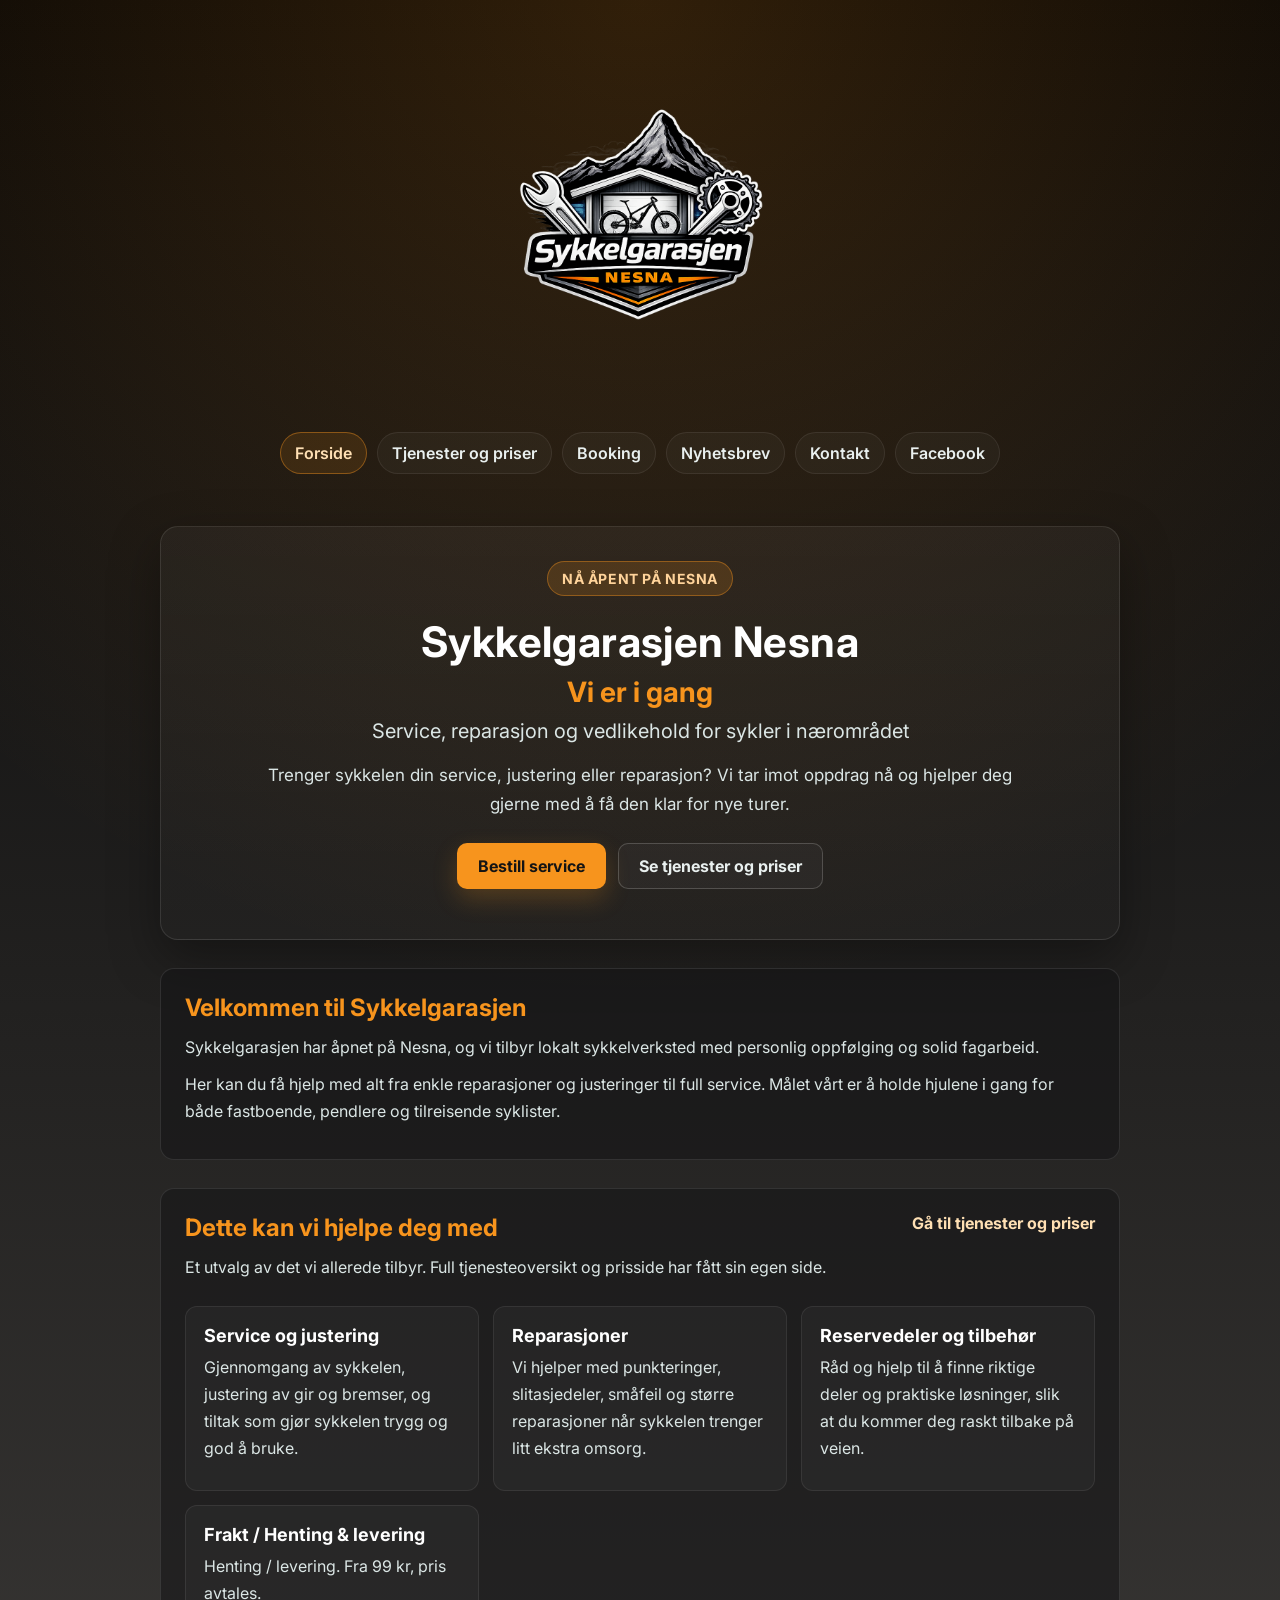
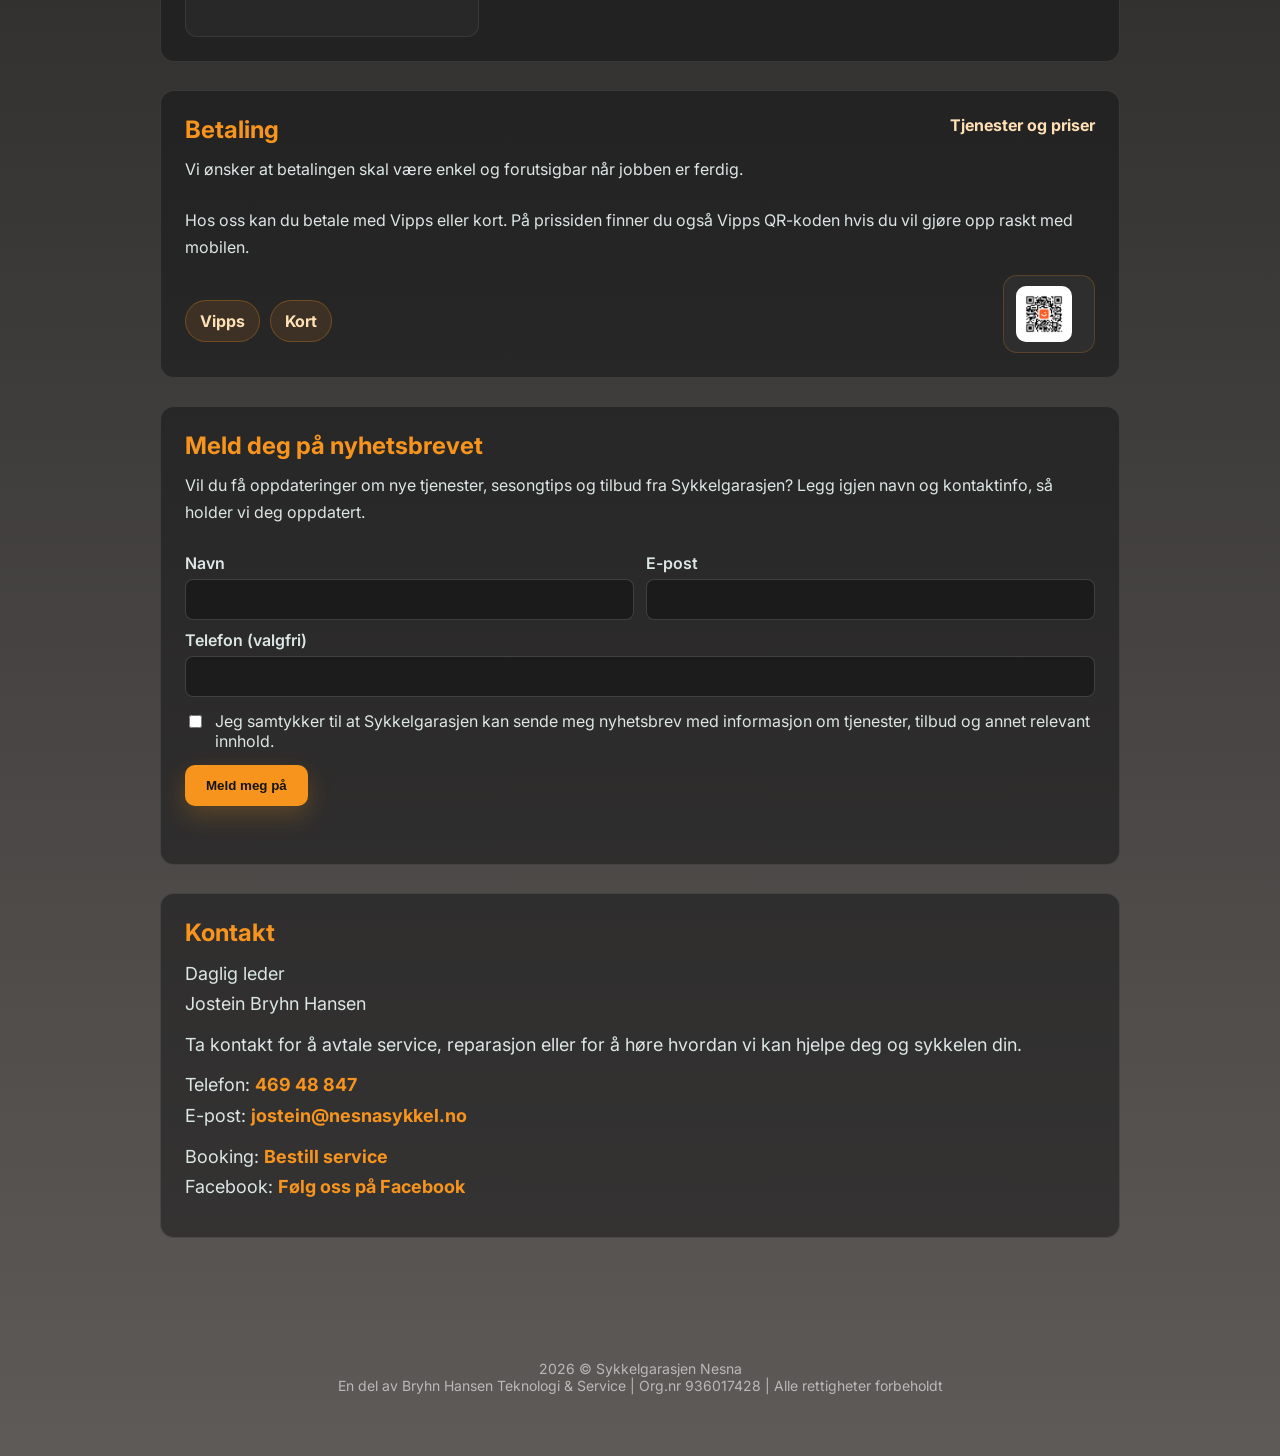
<file: v2/index.html>
<!DOCTYPE html>
<html lang="no">
<head>
<meta charset="UTF-8">
<meta name="viewport" content="width=device-width, initial-scale=1.0">
<meta name="description" content="Sykkelgarasjen Nesna er åpent. Vi tilbyr service, vedlikehold og reparasjon av sykler på Nesna.">
<meta name="theme-color" content="#0b0b0b">
<meta name="robots" content="index, follow">
<meta property="og:title" content="Sykkelgarasjen Nesna | Nå åpent">
<meta property="og:description" content="Lokalt sykkelverksted på Nesna. Profesjonell service, reparasjon og vedlikehold av sykler. Vi er nå i gang.">
<meta property="og:type" content="business.business">
<meta property="og:url" content="https://nesnasykkel.no">
<meta property="og:locale" content="no_NO">
<link rel="canonical" href="https://nesnasykkel.no">
<title>Sykkelgarasjen Nesna | Nå åpent</title>

<link href="https://fonts.googleapis.com/css2?family=Inter:wght@300;400;600;700&display=swap" rel="stylesheet">
<link rel="stylesheet" href="styles.css">
<link rel="icon" href="images/logo_new.png" type="image/png">
<script type="application/ld+json">
{
  "@context": "https://schema.org",
  "@type": "LocalBusiness",
  "name": "Sykkelgarasjen Nesna",
  "description": "Lokalt sykkelverksted som tilbyr profesjonell service, reparasjon og vedlikehold av sykler.",
  "url": "https://nesnasykkel.no",
  "telephone": "+4746948847",
  "address": {
    "@type": "PostalAddress",
    "addressLocality": "Nesna",
    "addressRegion": "Nordland",
    "postalCode": "8700",
    "addressCountry": "NO"
  },
  "sameAs": ["https://www.facebook.com/profile.php?id=61588625710220"],
  "priceRange": "$$"
}
</script>
</head>
<body class="home-page">

<header class="site-header">
    <div class="container header-inner">
        <a href="index.html" class="brand-mark" aria-label="Sykkelgarasjen Nesna">
            <img src="images/logo_new.png" alt="Sykkelgarasjen Nesna logo" class="logo">
        </a>
        <nav class="site-nav" aria-label="Hovedmeny">
            <a href="index.html" class="nav-link is-current" aria-current="page">Forside</a>
            <a href="tjenester-priser.html" class="nav-link">Tjenester og priser</a>
            <a href="booking.html" class="nav-link">Booking</a>
            <a href="#updates" class="nav-link">Nyhetsbrev</a>
            <a href="#contact" class="nav-link">Kontakt</a>
            <a href="https://www.facebook.com/profile.php?id=61588625710220" class="nav-link" target="_blank" rel="noopener noreferrer">Facebook</a>
        </nav>
    </div>
</header>

<main class="container">
    <section class="hero">
        <p class="status-pill">Nå åpent på Nesna</p>
        <h1>Sykkelgarasjen Nesna</h1>
        <h2>Vi er i gang</h2>
        <p class="tagline">Service, reparasjon og vedlikehold for sykler i nærområdet</p>
        <p class="hero-copy">
            Trenger sykkelen din service, justering eller reparasjon? Vi tar imot oppdrag nå og hjelper deg gjerne med å få den klar for nye turer.
        </p>
        <p class="cta-row">
            <a class="btn primary" href="booking.html">Bestill service</a>
            <a class="btn ghost" href="tjenester-priser.html">Se tjenester og priser</a>
        </p>
    </section>

    <section class="about section">
        <h3>Velkommen til Sykkelgarasjen</h3>
        <p>
            Sykkelgarasjen har åpnet på Nesna, og vi tilbyr lokalt sykkelverksted med personlig oppfølging og solid fagarbeid.
        </p>
        <p>
            Her kan du få hjelp med alt fra enkle reparasjoner og justeringer til full service. Målet vårt er å holde hjulene i gang for både fastboende, pendlere og tilreisende syklister.
        </p>
    </section>

    <section class="services section">
        <div class="section-header">
            <div>
                <h3>Dette kan vi hjelpe deg med</h3>
                <p class="section-intro">Et utvalg av det vi allerede tilbyr. Full tjenesteoversikt og prisside har fått sin egen side.</p>
            </div>
            <a class="text-link" href="tjenester-priser.html">Gå til tjenester og priser</a>
        </div>
        <div class="service-grid">
            <article class="service-card">
                <h4>Service og justering</h4>
                <p>Gjennomgang av sykkelen, justering av gir og bremser, og tiltak som gjør sykkelen trygg og god å bruke.</p>
            </article>
            <article class="service-card">
                <h4>Reparasjoner</h4>
                <p>Vi hjelper med punkteringer, slitasjedeler, småfeil og større reparasjoner når sykkelen trenger litt ekstra omsorg.</p>
            </article>
            <article class="service-card">
                <h4>Reservedeler og tilbehør</h4>
                <p>Råd og hjelp til å finne riktige deler og praktiske løsninger, slik at du kommer deg raskt tilbake på veien.</p>
            </article>
            <article class="service-card">
                <h4>Frakt / Henting &amp; levering</h4>
                <p>Henting / levering. Fra 99 kr, pris avtales.</p>
            </article>
        </div>
    </section>

    <section class="section payment-summary" aria-labelledby="payment-summary-title">
        <div class="section-header">
            <div>
                <h3 id="payment-summary-title">Betaling</h3>
                <p class="section-intro">Vi ønsker at betalingen skal være enkel og forutsigbar når jobben er ferdig.</p>
            </div>
            <a class="text-link" href="tjenester-priser.html">Tjenester og priser</a>
        </div>
        <p>
            Hos oss kan du betale med Vipps eller kort. På prissiden finner du også Vipps QR-koden hvis du vil gjøre opp raskt med mobilen.
        </p>
        <div class="payment-summary-row">
            <div class="payment-methods" aria-label="Betalingsmåter">
                <span class="payment-method">Vipps</span>
                <span class="payment-method">Kort</span>
            </div>
            <a class="payment-mini-qr" href="tjenester-priser.html" aria-label="Se større Vipps QR-kode på prissiden">
                <img src="images/vipps-qr-kode.png" alt="Mini Vipps QR-kode">
                <span></span>
            </a>
        </div>
    </section>

    <section class="updates section" id="updates">
        <h3>Meld deg på nyhetsbrevet</h3>
        <p>
            Vil du få oppdateringer om nye tjenester, sesongtips og tilbud fra Sykkelgarasjen? Legg igjen navn og kontaktinfo, så holder vi deg oppdatert.
        </p>
        <form id="updates-form" class="updates-form" novalidate>
            <div class="form-row">
                <div class="form-field">
                    <label for="signup-name">Navn</label>
                    <input id="signup-name" name="name" type="text" autocomplete="name" required>
                </div>
                <div class="form-field">
                    <label for="signup-email">E-post</label>
                    <input id="signup-email" name="email" type="email" autocomplete="email" required>
                </div>
            </div>
            <div class="form-field">
                <label for="signup-phone">Telefon (valgfri)</label>
                <input id="signup-phone" name="phone" type="tel" autocomplete="tel">
            </div>
            <div class="hp-field" aria-hidden="true">
                <label for="hp-website">Website</label>
                <input id="hp-website" name="website" type="text" autocomplete="off" tabindex="-1">
            </div>
            <label class="form-consent">
                <input id="signup-consent" name="consent" type="checkbox" required>
                <span>Jeg samtykker til at Sykkelgarasjen kan sende meg nyhetsbrev med informasjon om tjenester, tilbud og annet relevant innhold.</span>
            </label>
            <button class="btn primary form-submit" type="submit">Meld meg på</button>
            <p id="updates-status" class="form-status" aria-live="polite"></p>
        </form>
    </section>

    <section class="contact section" id="contact">
        <h3>Kontakt</h3>
        <p>Daglig leder<br>Jostein Bryhn Hansen</p>
        <p>Ta kontakt for å avtale service, reparasjon eller for å høre hvordan vi kan hjelpe deg og sykkelen din.</p>
        <p>Telefon: <a href="tel:+4746948847">469 48 847</a><br>
        E-post: <a href="#" class="js-obfuscated-email" data-user="am9zdGVpbg==" data-domain="bmVzbmFzeWtrZWwubm8=" aria-label="Send e-post til Sykkelgarasjen">Vis e-postadresse</a></p>
        <p>Booking: <a href="booking.html" class="text-link">Bestill service</a><br>
        Facebook: <a href="https://www.facebook.com/profile.php?id=61588625710220" class="text-link" target="_blank" rel="noopener noreferrer">Følg oss på Facebook</a></p>
    </section>
</main>

<footer class="site-footer">
    <div class="container">
         <p>2026 © Sykkelgarasjen Nesna<br>
            En del av Bryhn Hansen Teknologi & Service | Org.nr 936017428 | Alle rettigheter forbeholdt</p>
    </div>
</footer>

<script>
(() => {
  const decodeBase64 = (value) => {
    try {
      return window.atob(value);
    } catch (error) {
      return "";
    }
  };

  document.querySelectorAll(".js-obfuscated-email").forEach((link) => {
    const user = decodeBase64(link.dataset.user || "");
    const domain = decodeBase64(link.dataset.domain || "");
    if (!user || !domain) return;

    const email = `${user}@${domain}`;
    link.href = `mailto:${email}`;
    link.textContent = email;
  });

  const originalForm = document.getElementById("updates-form");
  if (!originalForm) return;

  const form = originalForm.cloneNode(true);
  originalForm.replaceWith(form);

  const status = form.querySelector("#updates-status");
  const submitButton = form.querySelector("button[type='submit']");

  if (!status || !submitButton) return;

  const setStatus = (message, state) => {
    status.textContent = message;
    status.classList.remove("is-success", "is-error");
    if (state) status.classList.add(state);
  };

  const updateSubmitReadyState = () => {
    submitButton.classList.toggle("is-ready", form.checkValidity());
  };

  form.addEventListener("input", updateSubmitReadyState);
  form.addEventListener("change", updateSubmitReadyState);
  updateSubmitReadyState();

  form.addEventListener("submit", async (event) => {
    event.preventDefault();

    if (!form.checkValidity()) {
      form.reportValidity();
      return;
    }

    const payload = {
      name: form.name.value.trim(),
      email: form.email.value.trim(),
      phone: form.phone.value.trim(),
      website: form.website ? form.website.value.trim() : "",
      consent: form.consent.checked,
      submittedAt: new Date().toISOString()
    };

    setStatus("Sender inn ...");
    submitButton.disabled = true;

    try {
      const response = await fetch("/api/subscribe.php", {
        method: "POST",
        headers: { "Content-Type": "application/json" },
        body: JSON.stringify(payload)
      });

      const result = await response.json().catch(() => ({}));

      if (!response.ok || !result.ok) {
        if (response.status === 409) {
          throw new Error("Denne e-postadressen er allerede registrert.");
        }

        throw new Error(result.message || "Kunne ikke lagre informasjonen. Prøv igjen.");
      }

      form.reset();
      updateSubmitReadyState();
      setStatus("Takk! Du er nå meldt på nyhetsbrevet.", "is-success");
    } catch (error) {
      const message = error instanceof Error ? error.message : "Kunne ikke lagre informasjonen. Prøv igjen.";
      setStatus(message, "is-error");
    } finally {
      submitButton.disabled = false;
    }
  });
})();
</script>

</body>
</html>
</file>
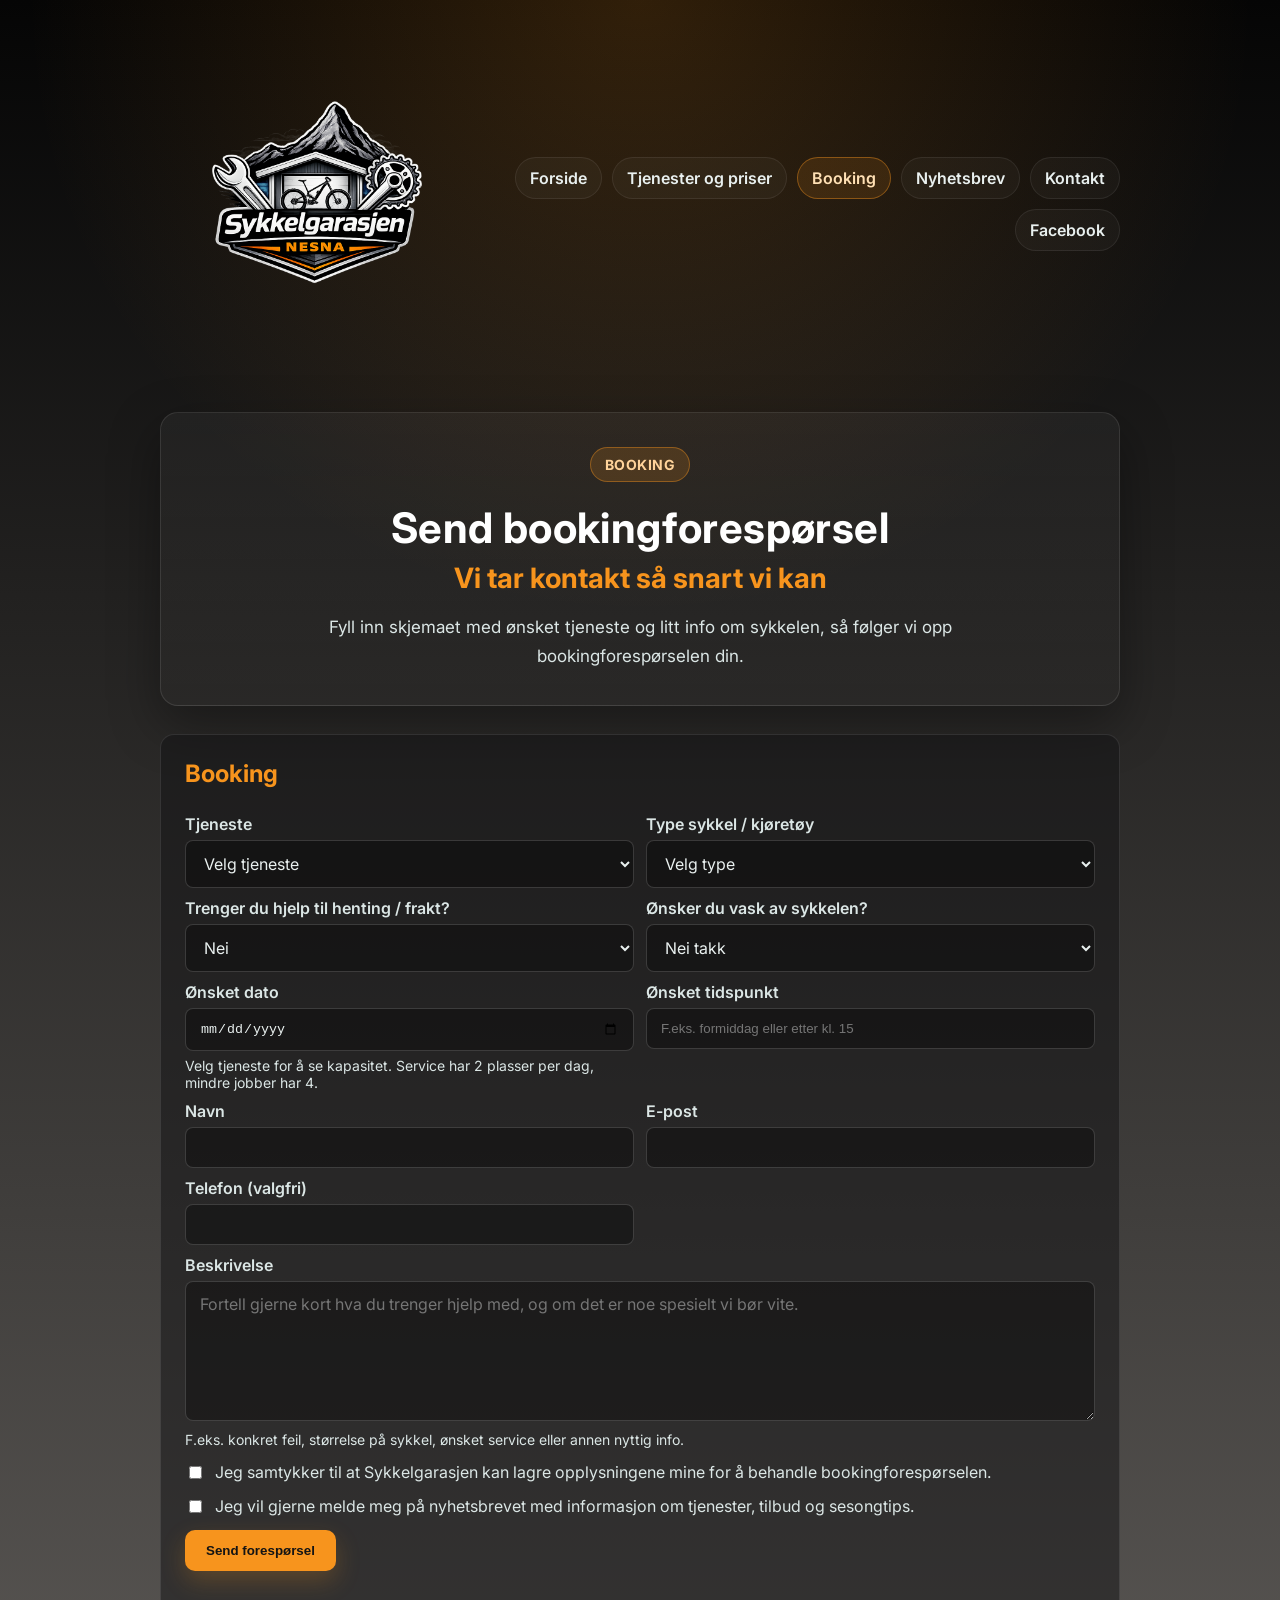
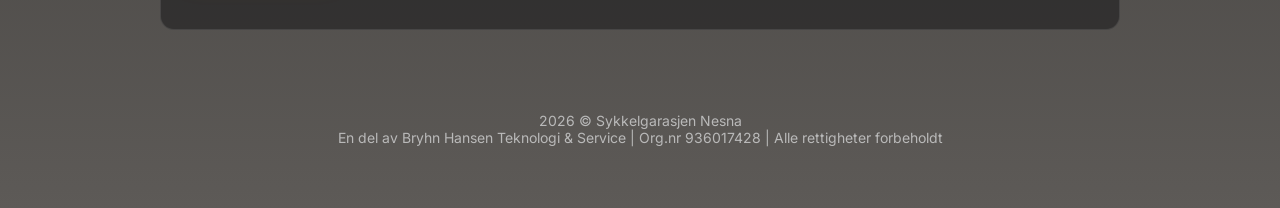
<file: v2/booking.html>
<!DOCTYPE html>
<html lang="no">
<head>
<meta charset="UTF-8">
<meta name="viewport" content="width=device-width, initial-scale=1.0">
<meta name="description" content="Send bookingforespørsel til Sykkelgarasjen Nesna.">
<meta name="theme-color" content="#0b0b0b">
<meta name="robots" content="index, follow">
<meta property="og:title" content="Sykkelgarasjen Nesna | Booking">
<meta property="og:description" content="Send bookingforespørsel til Sykkelgarasjen Nesna.">
<meta property="og:type" content="website">
<meta property="og:url" content="https://nesnasykkel.no/booking.html">
<meta property="og:locale" content="no_NO">
<link rel="canonical" href="https://nesnasykkel.no/booking.html">
<title>Sykkelgarasjen Nesna | Booking</title>

<link href="https://fonts.googleapis.com/css2?family=Inter:wght@300;400;600;700&display=swap" rel="stylesheet">
<link rel="stylesheet" href="styles.css">
<link rel="icon" href="images/logo_new.png" type="image/png">
</head>
<body>

<header class="site-header">
    <div class="container header-inner">
        <a href="index.html" class="brand-mark" aria-label="Sykkelgarasjen Nesna">
            <img src="images/logo_new.png" alt="Sykkelgarasjen Nesna logo" class="logo">
        </a>
        <nav class="site-nav" aria-label="Hovedmeny">
            <a href="index.html" class="nav-link">Forside</a>
            <a href="tjenester-priser.html" class="nav-link">Tjenester og priser</a>
            <a href="booking.html" class="nav-link is-current" aria-current="page">Booking</a>
            <a href="index.html#updates" class="nav-link">Nyhetsbrev</a>
            <a href="index.html#contact" class="nav-link">Kontakt</a>
            <a href="https://www.facebook.com/profile.php?id=61588625710220" class="nav-link" target="_blank" rel="noopener noreferrer">Facebook</a>
        </nav>
    </div>
</header>

<main class="container">
    <section class="hero">
        <p class="status-pill">Booking</p>
        <h1>Send bookingforespørsel</h1>
        <h2>Vi tar kontakt så snart vi kan</h2>
        <p class="hero-copy">
            Fyll inn skjemaet med ønsket tjeneste og litt info om sykkelen, så følger vi opp bookingforespørselen din.
        </p>
    </section>

    <section class="section">
        <h3>Booking</h3>
        <form id="booking-form" class="updates-form" novalidate>
            <div class="form-row">
                <div class="form-field">
                    <label for="booking-service">Tjeneste</label>
                    <select id="booking-service" name="service" required>
                        <option value="">Velg tjeneste</option>
                        <option value="annet-onske">Annet / eget ønske</option>
                    </select>
                </div>
                <div class="form-field">
                    <label for="booking-bike-type">Type sykkel / kjøretøy</label>
                    <select id="booking-bike-type" name="bikeType" required>
                        <option value="">Velg type</option>
                        <optgroup label="Vanlige sykler">
                            <option value="Barnesykkel">Barnesykkel</option>
                            <option value="Bysykkel / hybrid">Bysykkel / hybrid</option>
                            <option value="Terrengsykkel">Terrengsykkel</option>
                            <option value="Landeveissykkel">Landeveissykkel</option>
                            <option value="Gravel">Gravel</option>
                            <option value="BMX">BMX</option>
                            <option value="Annen sykkel">Annen sykkel</option>
                        </optgroup>
                        <optgroup label="Elsykler">
                            <option value="Elsykkel by / hybrid">Elsykkel by / hybrid</option>
                            <option value="Elsykkel terreng">Elsykkel terreng</option>
                            <option value="Elsykkel landevei / gravel">Elsykkel landevei / gravel</option>
                            <option value="Elsykkel cargo / last">Elsykkel cargo / last</option>
                            <option value="Annen elsykkel">Annen elsykkel</option>
                        </optgroup>
                        <optgroup label="Andre kjøretøy">
                            <option value="Cargobike / lastesykkel">Cargobike / lastesykkel</option>
                            <option value="Sparkesykkel">Sparkesykkel</option>
                            <option value="Barnevogn">Barnevogn</option>
                            <option value="Annet kjøretøy">Annet kjøretøy</option>
                        </optgroup>
                    </select>
                </div>
            </div>
            <div class="form-row">
                <div class="form-field">
                    <label for="booking-transport">Trenger du hjelp til henting / frakt?</label>
                    <select id="booking-transport" name="transportAssistance">
                        <option value="no">Nei</option>
                        <option value="yes">Ja</option>
                        <option value="maybe">Kanskje / ønsker å avklare</option>
                    </select>
                </div>
                <div class="form-field">
                    <label for="booking-wash">Ønsker du vask av sykkelen?</label>
                    <select id="booking-wash" name="washOption">
                        <option value="not_requested">Nei takk</option>
                        <option value="requested">Ja, gjerne</option>
                        <option value="if_needed">Hvis det anbefales</option>
                    </select>
                </div>
            </div>
            <div class="form-row">
                <div class="form-field">
                    <label for="booking-date">Ønsket dato</label>
                    <input id="booking-date" name="preferredDate" type="date" autocomplete="off">
                    <small id="booking-date-help" class="form-help">Velg tjeneste for å se kapasitet. Service har 2 plasser per dag, mindre jobber har 4.</small>
                </div>
                <div class="form-field">
                    <label for="booking-time">Ønsket tidspunkt</label>
                    <input id="booking-time" name="preferredTime" type="text" autocomplete="off" placeholder="F.eks. formiddag eller etter kl. 15">
                </div>
            </div>
            <div class="form-row">
                <div class="form-field">
                    <label for="booking-name">Navn</label>
                    <input id="booking-name" name="name" type="text" autocomplete="name" required>
                </div>
                <div class="form-field">
                    <label for="booking-email">E-post</label>
                    <input id="booking-email" name="email" type="email" autocomplete="email" required>
                </div>
            </div>
            <div class="form-row">
                <div class="form-field">
                    <label for="booking-phone">Telefon (valgfri)</label>
                    <input id="booking-phone" name="phone" type="tel" autocomplete="tel">
                </div>
                <div class="form-field is-hidden" data-transport-address>
                    <label for="booking-address">Adresse for henting / frakt</label>
                    <input id="booking-address" name="address" type="text" autocomplete="street-address" placeholder="Legg inn adresse hvis du ønsker hjelp til henting eller frakt">
                    <small class="form-help">Dette feltet vises bare når du ønsker hjelp til transport.</small>
                </div>
            </div>
            <div class="form-field">
                <label for="booking-message">Beskrivelse</label>
                <textarea id="booking-message" name="message" placeholder="Fortell gjerne kort hva du trenger hjelp med, og om det er noe spesielt vi bør vite."></textarea>
                <small class="form-help">F.eks. konkret feil, størrelse på sykkel, ønsket service eller annen nyttig info.</small>
            </div>
            <div class="hp-field" aria-hidden="true">
                <label for="booking-website">Website</label>
                <input id="booking-website" name="website" type="text" autocomplete="off" tabindex="-1">
            </div>
            <label class="form-consent">
                <input id="booking-consent" name="consent" type="checkbox" required>
                <span>Jeg samtykker til at Sykkelgarasjen kan lagre opplysningene mine for å behandle bookingforespørselen.</span>
            </label>
            <label class="form-consent">
                <input id="booking-newsletter" name="newsletter" type="checkbox">
                <span>Jeg vil gjerne melde meg på nyhetsbrevet med informasjon om tjenester, tilbud og sesongtips.</span>
            </label>
            <button class="btn primary form-submit" type="submit">Send forespørsel</button>
            <p id="booking-status" class="form-status" aria-live="polite"></p>
        </form>
    </section>
</main>

<footer class="site-footer">
    <div class="container">
         <p>2026 © Sykkelgarasjen Nesna<br>
            En del av Bryhn Hansen Teknologi & Service | Org.nr 936017428 | Alle rettigheter forbeholdt</p>
    </div>
</footer>

<script src="services-data.js"></script>
<script>
(() => {
  const originalForm = document.getElementById("booking-form");
  if (!originalForm) return;

  const form = originalForm.cloneNode(true);
  originalForm.replaceWith(form);

  const status = form.querySelector("#booking-status");
  const submitButton = form.querySelector("button[type='submit']");
  const serviceSelect = form.querySelector("#booking-service");
  const transportSelect = form.querySelector("#booking-transport");
  const addressField = form.querySelector("[data-transport-address]");
  const addressInput = form.querySelector("#booking-address");
  const preferredDateInput = form.querySelector("#booking-date");
  const preferredDateHelp = form.querySelector("#booking-date-help");
  let unavailableDates = new Set();
  let availabilityMessage = "";

  if (!status || !submitButton || !serviceSelect || !preferredDateInput || !transportSelect || !addressField || !addressInput) return;

  if (Array.isArray(window.SERVICE_CATEGORIES)) {
    const options = [];

    for (const category of window.SERVICE_CATEGORIES) {
      const groupOptions = category.items.map((item) => `<option value="${item.slug}">${item.name}</option>`).join("");
      options.push(`<optgroup label="${category.title}">${groupOptions}</optgroup>`);
    }

    serviceSelect.insertAdjacentHTML("beforeend", options.join(""));
  }

  const params = new URLSearchParams(window.location.search);
  const requestedService = params.get("service");
  if (requestedService && window.getServiceBySlug && window.getServiceBySlug(requestedService)) {
    serviceSelect.value = requestedService;
  }

  const setStatus = (message, state) => {
    status.textContent = message;
    status.classList.remove("is-success", "is-error");
    if (state) status.classList.add(state);
  };

  const todayIso = () => {
    const now = new Date();
    const local = new Date(now.getTime() - now.getTimezoneOffset() * 60000);
    return local.toISOString().slice(0, 10);
  };

  const applyDateMin = () => {
    preferredDateInput.min = todayIso();
  };

  const formatDate = (dateValue) => {
    const parsed = new Date(`${dateValue}T12:00:00`);
    if (Number.isNaN(parsed.getTime())) return dateValue;
    return parsed.toLocaleDateString("nb-NO");
  };

  const setDateHelp = (message, isError = false) => {
    if (!preferredDateHelp) return;
    preferredDateHelp.textContent = message;
    preferredDateHelp.classList.toggle("is-error", isError);
  };

  const updateTransportVisibility = () => {
    const transportValue = transportSelect.value;
    const shouldShowAddress = transportValue === "yes" || transportValue === "maybe";
    addressField.classList.toggle("is-hidden", !shouldShowAddress);
    addressInput.required = transportValue === "yes";

    if (!shouldShowAddress) {
      addressInput.value = "";
      addressInput.setCustomValidity("");
    }
  };

  const validatePreferredDate = () => {
    preferredDateInput.setCustomValidity("");

    if (preferredDateInput.value && unavailableDates.has(preferredDateInput.value)) {
      const message = `Valgt dato (${formatDate(preferredDateInput.value)}) er ikke tilgjengelig for booking.`;
      preferredDateInput.setCustomValidity(message);
      setDateHelp(`${message} Velg en annen dato.`, true);
      return false;
    }

    setDateHelp(availabilityMessage, false);
    return true;
  };

  const refreshAvailability = async () => {
    const serviceSlug = serviceSelect.value;

    if (!serviceSlug) {
      unavailableDates = new Set();
      availabilityMessage = "Velg tjeneste for å se kapasitet. Service har 2 plasser per dag, mindre jobber har 4.";
      validatePreferredDate();
      return;
    }

    try {
      const response = await fetch(`/api/booking-availability.php?service=${encodeURIComponent(serviceSlug)}`);
      const result = await response.json().catch(() => ({}));

      if (!response.ok || !result.ok) {
        if (response.status === 409 && Array.isArray(result.unavailableDates)) {
          unavailableDates = new Set(result.unavailableDates);
          validatePreferredDate();
        }
        throw new Error(result.message || "Kunne ikke hente tilgjengelighet.");
      }

      unavailableDates = new Set(Array.isArray(result.unavailableDates) ? result.unavailableDates : []);
      availabilityMessage = result.capacityType === "service"
        ? "For denne tjenesten er det maks 2 bookinger per dag."
        : "For denne typen jobb er det maks 4 bookinger per dag.";

      if (unavailableDates.size > 0) {
        const preview = Array.from(unavailableDates).slice(0, 3).map(formatDate).join(", ");
        availabilityMessage += ` Utilgjengelige datoer akkurat nå: ${preview}${unavailableDates.size > 3 ? " ..." : ""}.`;
      }

      validatePreferredDate();
    } catch (error) {
      unavailableDates = new Set();
      availabilityMessage = "Vi klarte ikke å hente kapasitet akkurat nå. Utilgjengelige datoer blir fortsatt avvist ved innsending.";
      validatePreferredDate();
    }
  };

  const updateSubmitReadyState = () => {
    validatePreferredDate();
    submitButton.classList.toggle("is-ready", form.checkValidity());
  };

  applyDateMin();
  updateTransportVisibility();
  form.addEventListener("input", updateSubmitReadyState);
  form.addEventListener("change", updateSubmitReadyState);
  preferredDateInput.addEventListener("change", validatePreferredDate);
  preferredDateInput.addEventListener("focus", refreshAvailability);
  transportSelect.addEventListener("change", () => {
    updateTransportVisibility();
    updateSubmitReadyState();
  });
  serviceSelect.addEventListener("change", async () => {
    await refreshAvailability();
    updateSubmitReadyState();
  });
  updateSubmitReadyState();

  form.addEventListener("submit", async (event) => {
    event.preventDefault();

    if (!validatePreferredDate() || !form.checkValidity()) {
      form.reportValidity();
      return;
    }

    const service = window.getServiceBySlug ? window.getServiceBySlug(form.service.value) : null;
    const selectedOption = form.service.options[form.service.selectedIndex];
    const fallbackServiceName = selectedOption ? selectedOption.text : "";
    const payload = {
      name: form.name.value.trim(),
      email: form.email.value.trim(),
      phone: form.phone.value.trim(),
      address: form.address.value.trim(),
      bikeType: form.bikeType.value.trim(),
      transportAssistance: form.transportAssistance.value,
      washOption: form.washOption.value,
      serviceSlug: form.service.value,
      serviceName: service ? service.name : fallbackServiceName,
      preferredDate: form.preferredDate.value,
      preferredTime: form.preferredTime.value.trim(),
      message: form.message.value.trim(),
      website: form.website ? form.website.value.trim() : "",
      consent: form.consent.checked,
      newsletter: form.newsletter.checked,
      submittedAt: new Date().toISOString()
    };

    setStatus("Sender forespørsel ...");
    submitButton.disabled = true;

    try {
      const response = await fetch("/api/booking.php", {
        method: "POST",
        headers: { "Content-Type": "application/json" },
        body: JSON.stringify(payload)
      });

      const result = await response.json().catch(() => ({}));

      if (!response.ok || !result.ok) {
        if (response.status === 409 && Array.isArray(result.unavailableDates)) {
          unavailableDates = new Set(result.unavailableDates);
          validatePreferredDate();
        }
        throw new Error(result.message || "Kunne ikke sende bookingforespørselen. Prøv igjen.");
      }

      form.reset();
      applyDateMin();
      updateTransportVisibility();
      if (requestedService && window.getServiceBySlug && window.getServiceBySlug(requestedService)) {
        serviceSelect.value = requestedService;
      }
      await refreshAvailability();
      updateSubmitReadyState();

      let successMessage = "Takk! Bookingforespørselen er sendt. Vi tar kontakt så snart vi kan.";
      if (result.customerConfirmationSent) {
        successMessage += " Vi har sendt en bekreftelse til e-posten din.";
      } else if (Array.isArray(result.warnings) && result.warnings.includes("customer_confirmation_failed")) {
        successMessage += " Vi fikk ikke sendt bekreftelsesmail akkurat nå, men bookingforespørselen er mottatt.";
      }

      if (result.newsletter && result.newsletter.requested) {
        if (result.newsletter.status === "subscribed") {
          successMessage += " Du er også meldt på nyhetsbrevet.";
        } else if (result.newsletter.status === "already_subscribed") {
          successMessage += " E-postadressen din var allerede registrert på nyhetsbrevet.";
        } else if (result.newsletter.status === "failed") {
          successMessage += " Vi fikk ikke meldt deg på nyhetsbrevet akkurat nå.";
        }
      }

      if (Array.isArray(result.warnings) && result.warnings.includes("notification_failed")) {
        successMessage += " Bookingforespørselen er likevel lagret.";
      }

      setStatus(successMessage, "is-success");
    } catch (error) {
      const message = error instanceof Error ? error.message : "Kunne ikke sende bookingforespørselen. Prøv igjen.";
      setStatus(message, "is-error");
    } finally {
      submitButton.disabled = false;
    }
  });

  refreshAvailability();
})();
</script>

</body>
</html>
</file>
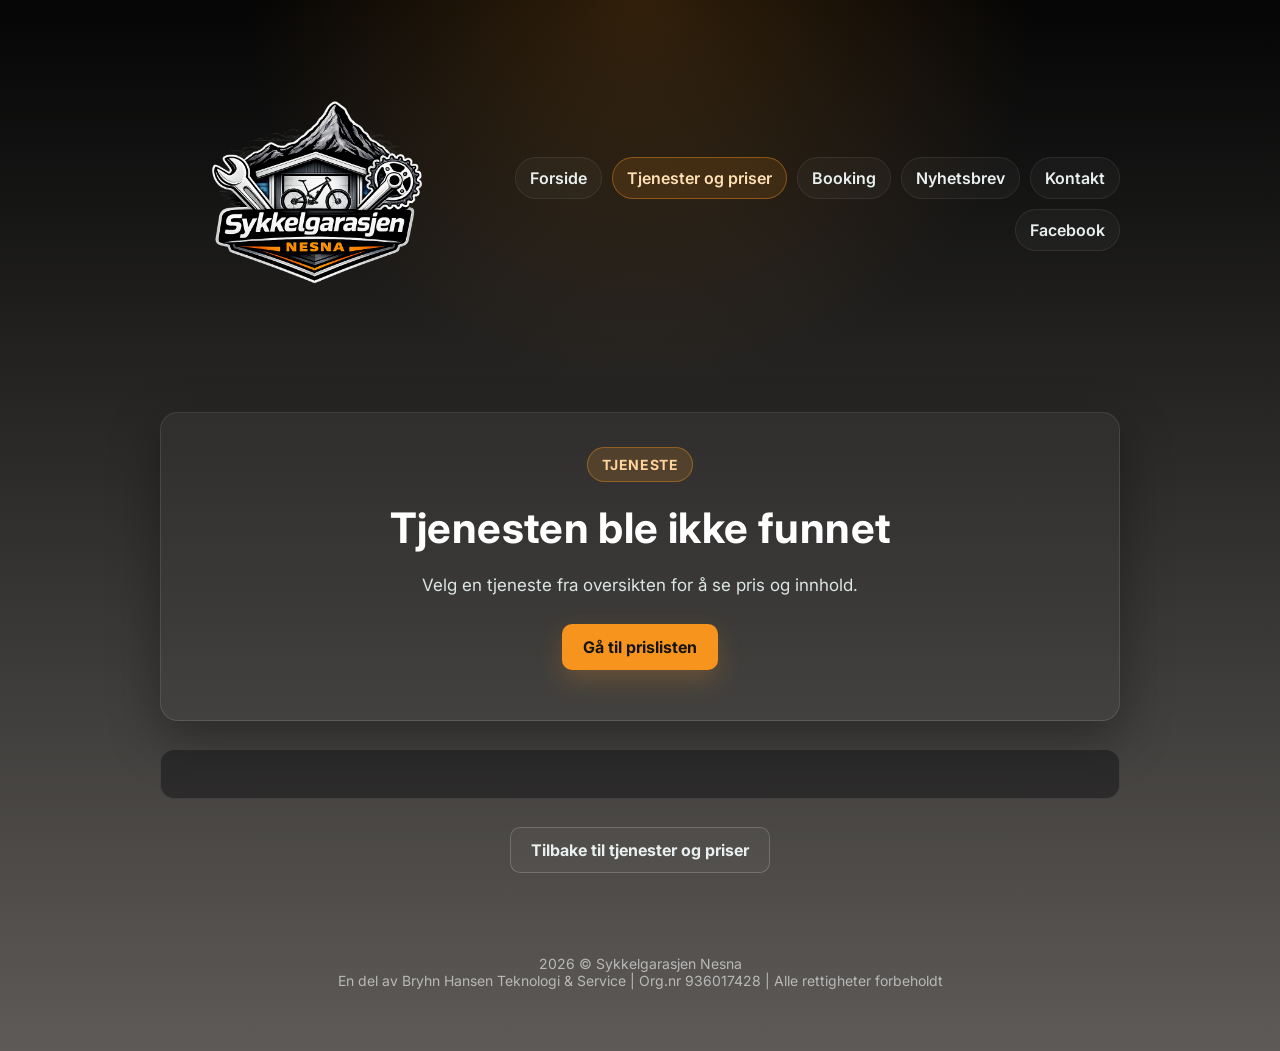
<file: v2/tjeneste.html>
<!DOCTYPE html>
<html lang="no">
<head>
<meta charset="UTF-8">
<meta name="viewport" content="width=device-width, initial-scale=1.0">
<meta name="description" content="Tjenestedetaljer hos Sykkelgarasjen Nesna.">
<meta name="theme-color" content="#0b0b0b">
<meta name="robots" content="index, follow">
<meta property="og:title" content="Sykkelgarasjen Nesna | Tjeneste">
<meta property="og:description" content="Tjenestedetaljer hos Sykkelgarasjen Nesna.">
<meta property="og:type" content="website">
<meta property="og:url" content="https://nesnasykkel.no/tjeneste.html">
<meta property="og:locale" content="no_NO">
<link rel="canonical" href="https://nesnasykkel.no/tjeneste.html">
<title>Sykkelgarasjen Nesna | Tjeneste</title>

<link href="https://fonts.googleapis.com/css2?family=Inter:wght@300;400;600;700&display=swap" rel="stylesheet">
<link rel="stylesheet" href="styles.css">
<link rel="icon" href="images/logo_new.png" type="image/png">
</head>
<body>

<header class="site-header">
    <div class="container header-inner">
        <a href="index.html" class="brand-mark" aria-label="Sykkelgarasjen Nesna">
            <img src="images/logo_new.png" alt="Sykkelgarasjen Nesna logo" class="logo">
        </a>
        <nav class="site-nav" aria-label="Hovedmeny">
            <a href="index.html" class="nav-link">Forside</a>
            <a href="tjenester-priser.html" class="nav-link is-current" aria-current="page">Tjenester og priser</a>
            <a href="booking.html" class="nav-link">Booking</a>
            <a href="index.html#updates" class="nav-link">Nyhetsbrev</a>
            <a href="index.html#contact" class="nav-link">Kontakt</a>
            <a href="https://www.facebook.com/profile.php?id=61588625710220" class="nav-link" target="_blank" rel="noopener noreferrer">Facebook</a>
        </nav>
    </div>
</header>

<main class="container">
    <section id="service-hero" class="hero">
        <p class="status-pill">Tjeneste</p>
        <h1>Laster tjeneste ...</h1>
    </section>

    <section class="section service-detail-card" id="service-detail"></section>

    <div class="service-back">
        <a class="btn ghost" href="tjenester-priser.html">Tilbake til tjenester og priser</a>
    </div>
</main>

<footer class="site-footer">
    <div class="container">
         <p>2026 © Sykkelgarasjen Nesna<br>
            En del av Bryhn Hansen Teknologi & Service | Org.nr 936017428 | Alle rettigheter forbeholdt</p>
    </div>
</footer>

<script src="services-data.js"></script>
<script>
(() => {
  const params = new URLSearchParams(window.location.search);
  const slug = params.get("slug");
  const hero = document.getElementById("service-hero");
  const detail = document.getElementById("service-detail");
  const service = slug ? window.getServiceBySlug(slug) : null;

  if (!hero || !detail) return;

  if (!service) {
    document.title = "Sykkelgarasjen Nesna | Tjeneste ikke funnet";
    hero.innerHTML = `
      <p class="status-pill">Tjeneste</p>
      <h1>Tjenesten ble ikke funnet</h1>
      <p class="hero-copy">Velg en tjeneste fra oversikten for å se pris og innhold.</p>
      <p class="cta-row"><a class="btn primary" href="tjenester-priser.html">Gå til prislisten</a></p>
    `;
    detail.innerHTML = "";
    return;
  }

  document.title = `Sykkelgarasjen Nesna | ${service.name}`;

  hero.innerHTML = `
    <p class="status-pill">${service.category}</p>
    <h1>${service.name}</h1>
    <h2>${service.price}</h2>
    <p class="cta-row">
      <a class="btn primary" href="booking.html?service=${encodeURIComponent(service.slug)}">Be om time</a>
      <a class="btn ghost" href="tjenester-priser.html">Tilbake til prislisten</a>
    </p>
  `;

  detail.innerHTML = `
    <div class="service-meta">
      <span class="service-meta-item">Pris: ${service.price}</span>
      ${service.partsExtra === false ? "" : '<span class="service-meta-item">Deler kommer i tillegg</span>'}
    </div>
    <ul class="service-detail-list">
      ${service.details.map((item) => `<li>${item}</li>`).join("")}
      ${service.partsExtra === false ? "" : "<li>Deler kommer i tillegg.</li>"}
    </ul>
  `;
})();
</script>

</body>
</html>
</file>
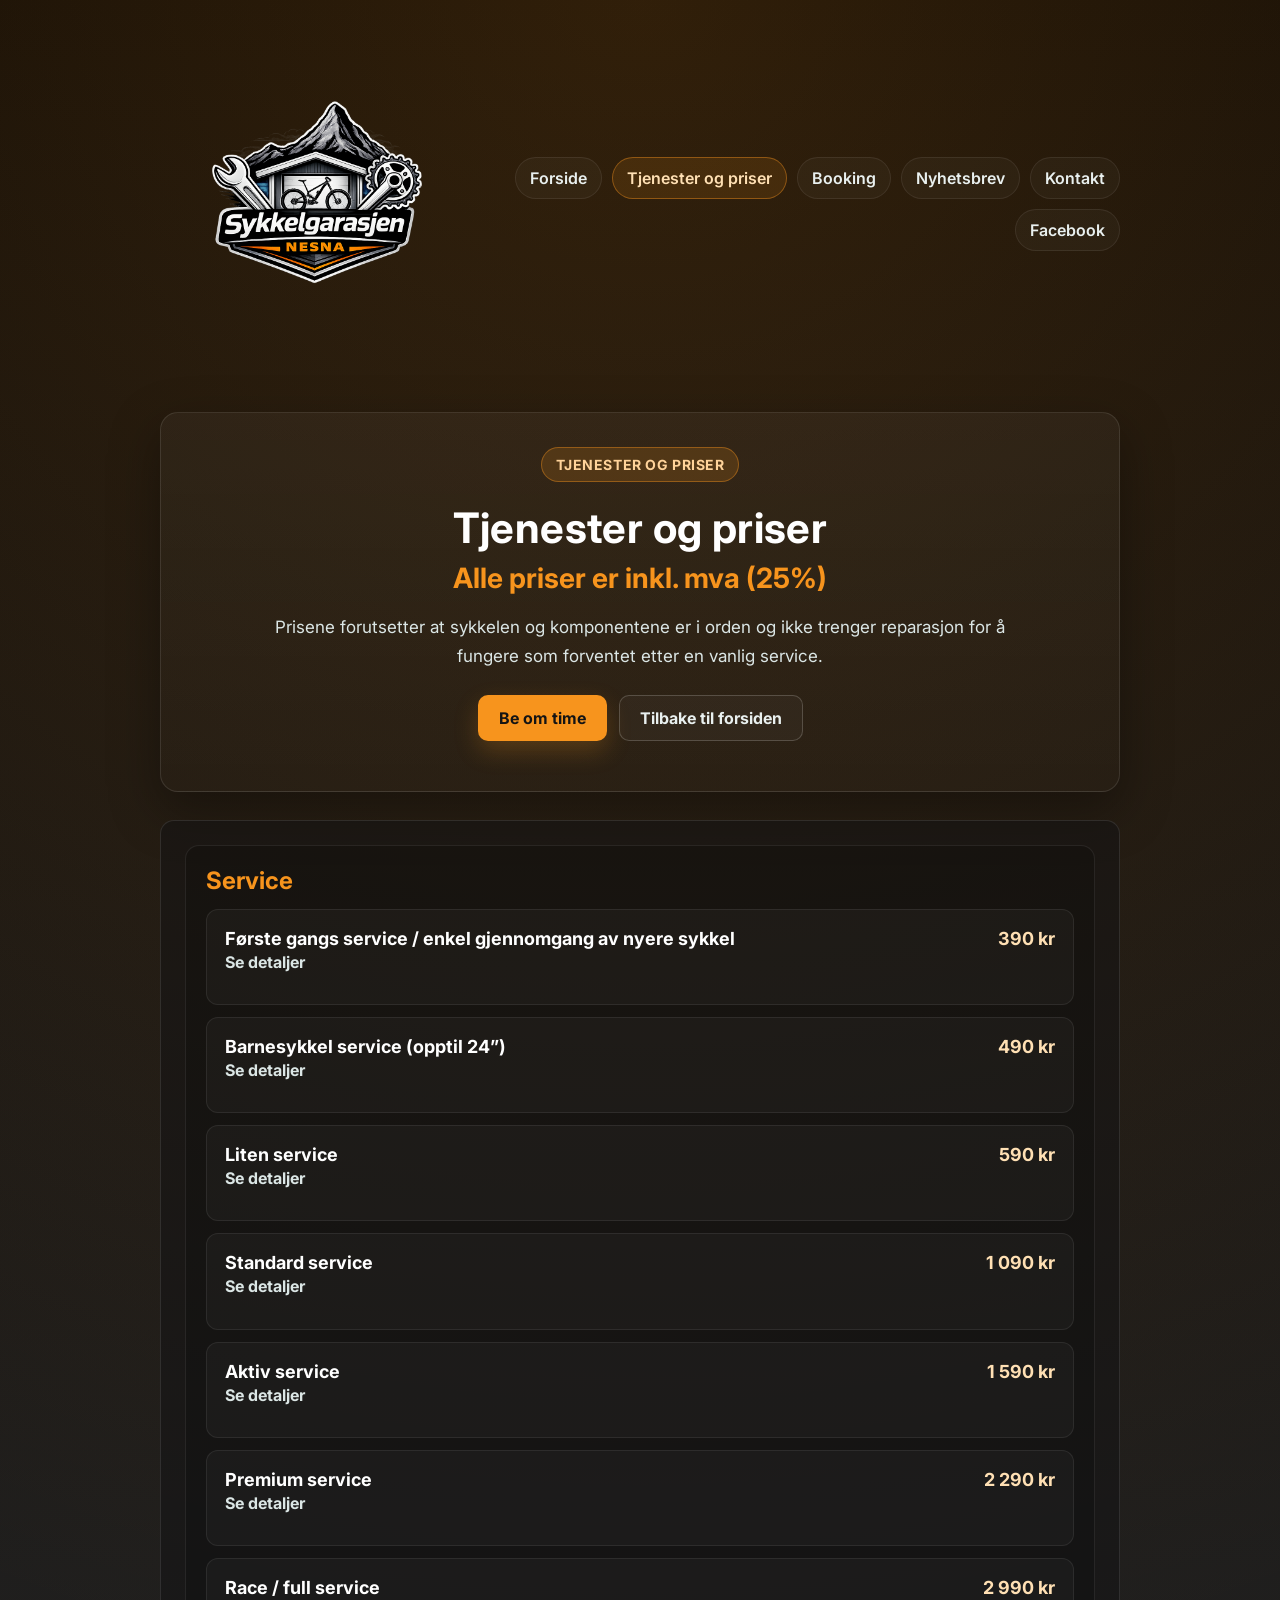
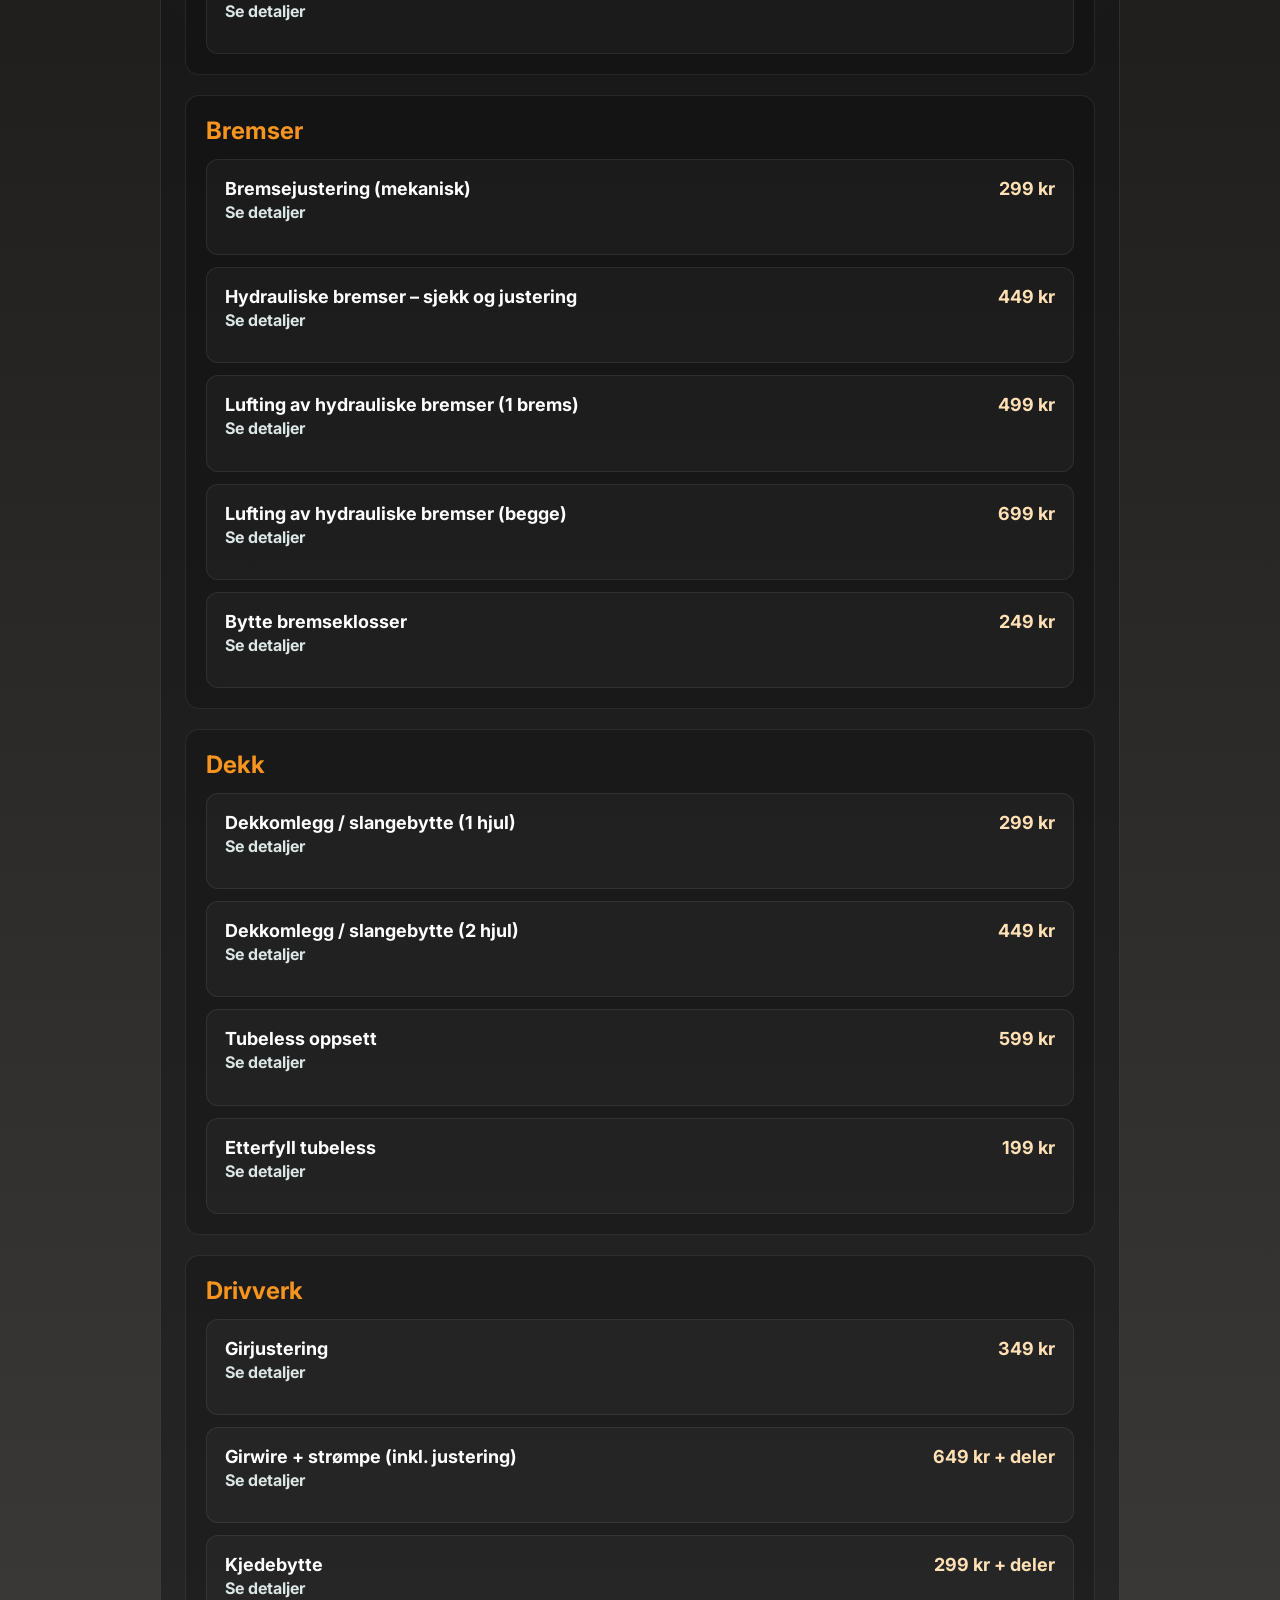
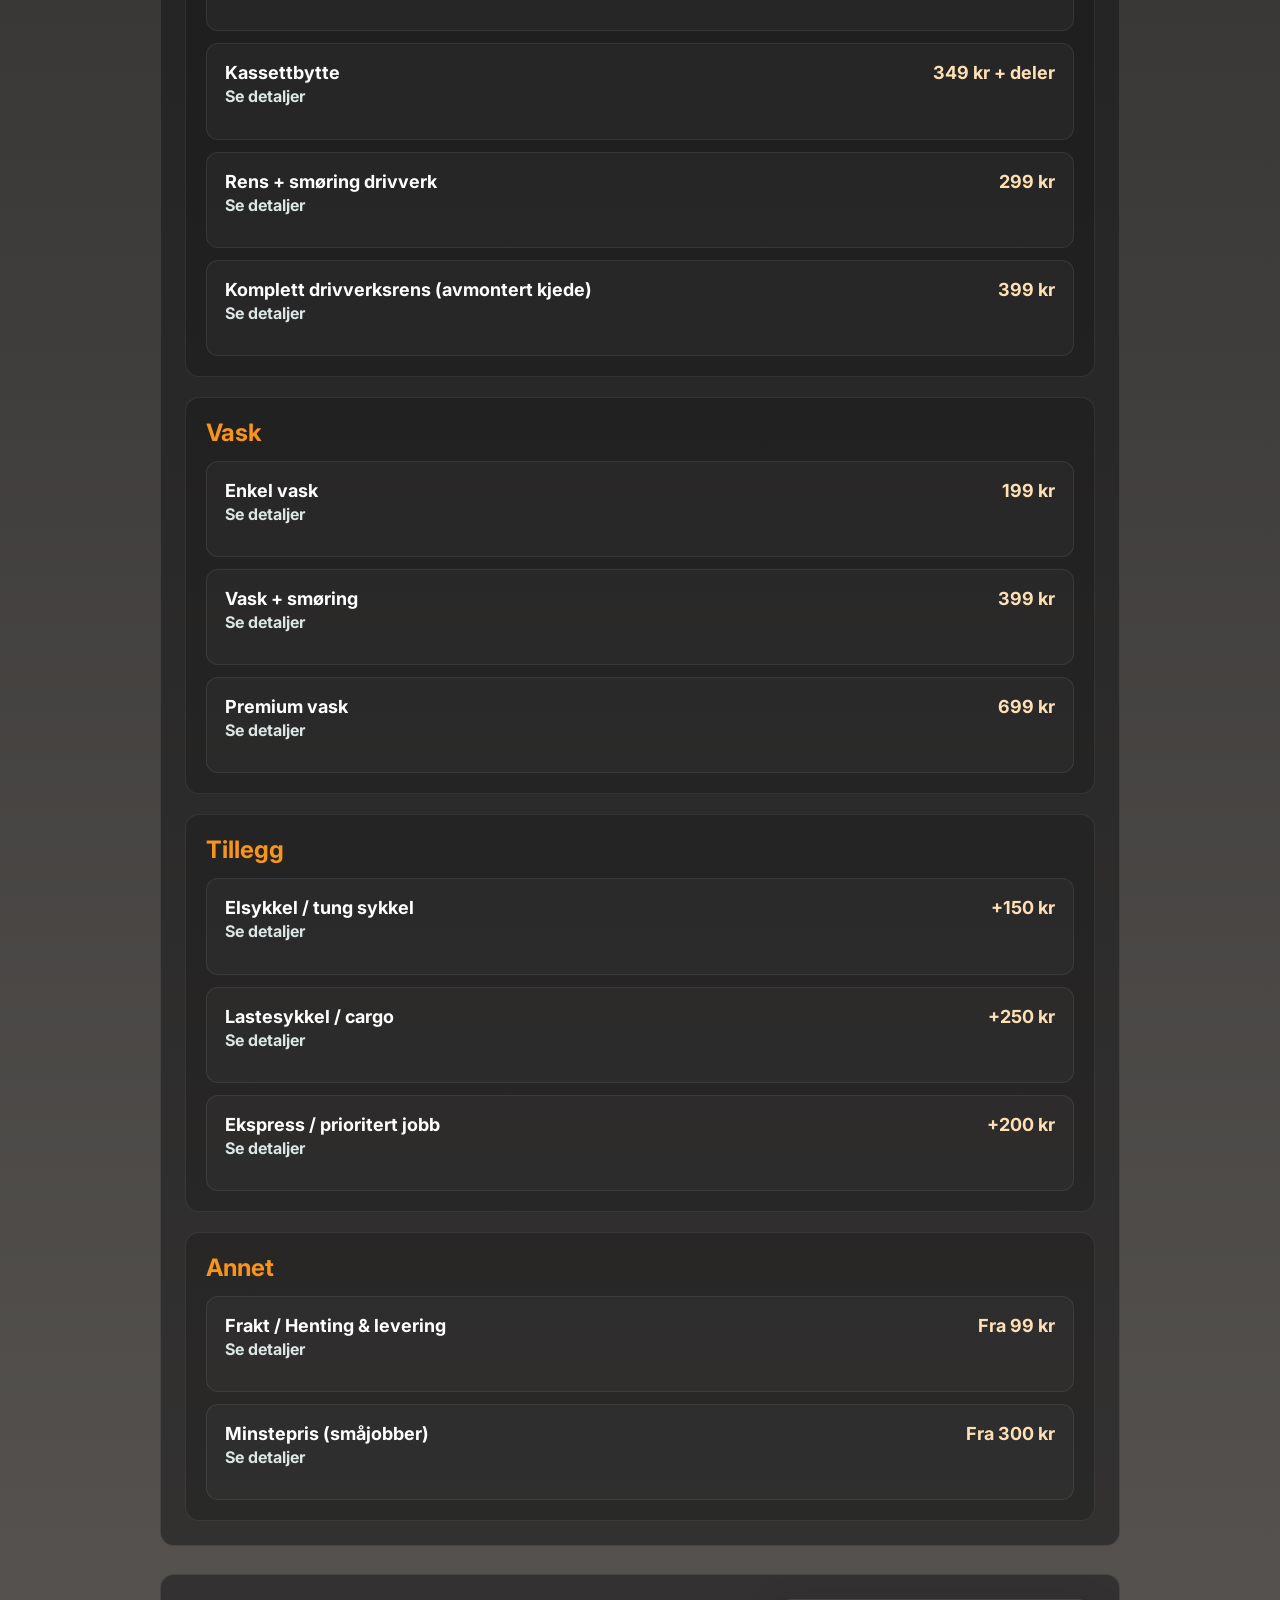
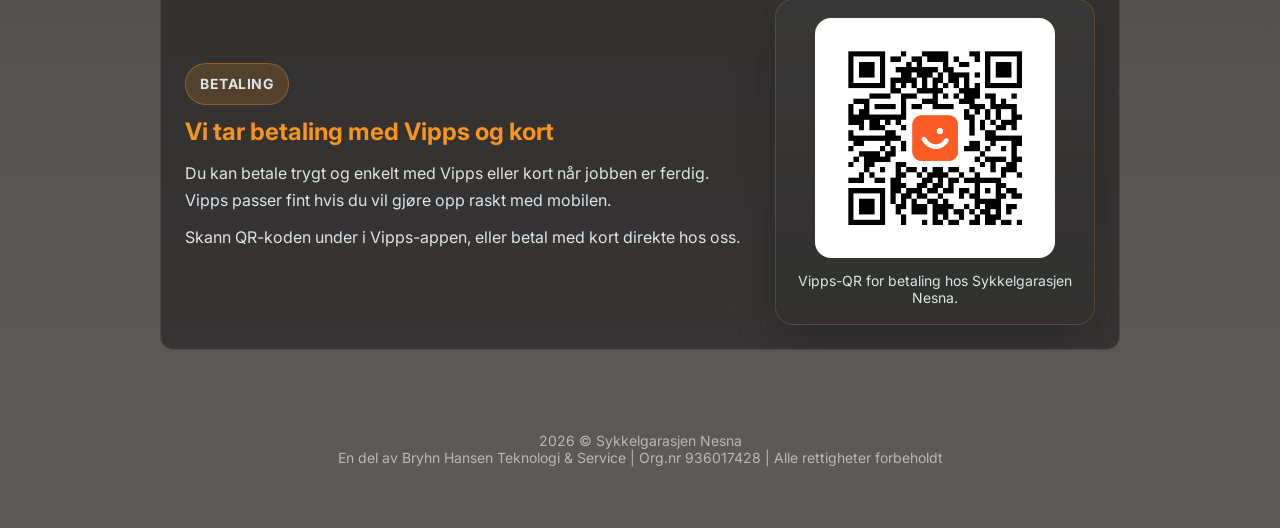
<file: v2/tjenester-priser.html>
<!DOCTYPE html>
<html lang="no">
<head>
<meta charset="UTF-8">
<meta name="viewport" content="width=device-width, initial-scale=1.0">
<meta name="description" content="Tjenester og priser hos Sykkelgarasjen Nesna. Alle priser er inkl. mva (25%).">
<meta name="theme-color" content="#0b0b0b">
<meta name="robots" content="index, follow">
<meta property="og:title" content="Sykkelgarasjen Nesna | Tjenester og priser">
<meta property="og:description" content="Tjenester og priser hos Sykkelgarasjen Nesna.">
<meta property="og:type" content="website">
<meta property="og:url" content="https://nesnasykkel.no/tjenester-priser.html">
<meta property="og:locale" content="no_NO">
<link rel="canonical" href="https://nesnasykkel.no/tjenester-priser.html">
<title>Sykkelgarasjen Nesna | Tjenester og priser</title>

<link href="https://fonts.googleapis.com/css2?family=Inter:wght@300;400;600;700&display=swap" rel="stylesheet">
<link rel="stylesheet" href="styles.css">
<link rel="icon" href="images/logo_new.png" type="image/png">
</head>
<body>

<header class="site-header">
    <div class="container header-inner">
        <a href="index.html" class="brand-mark" aria-label="Sykkelgarasjen Nesna">
            <img src="images/logo_new.png" alt="Sykkelgarasjen Nesna logo" class="logo">
        </a>
        <nav class="site-nav" aria-label="Hovedmeny">
            <a href="index.html" class="nav-link">Forside</a>
            <a href="tjenester-priser.html" class="nav-link is-current" aria-current="page">Tjenester og priser</a>
            <a href="booking.html" class="nav-link">Booking</a>
            <a href="index.html#updates" class="nav-link">Nyhetsbrev</a>
            <a href="index.html#contact" class="nav-link">Kontakt</a>
            <a href="https://www.facebook.com/profile.php?id=61588625710220" class="nav-link" target="_blank" rel="noopener noreferrer">Facebook</a>
        </nav>
    </div>
</header>

<main class="container">
    <section class="hero">
        <p class="status-pill">Tjenester og priser</p>
        <h1>Tjenester og priser</h1>
        <h2>Alle priser er inkl. mva (25%)</h2>
        <p class="hero-copy">
            Prisene forutsetter at sykkelen og komponentene er i orden og ikke trenger reparasjon for å fungere som forventet etter en vanlig service.
        </p>
        <p class="cta-row">
            <a class="btn primary" href="booking.html">Be om time</a>
            <a class="btn ghost" href="index.html">Tilbake til forsiden</a>
        </p>
    </section>

    <section class="section">
        <div id="price-categories" class="price-categories"></div>
    </section>

    <section class="section payment-section" aria-labelledby="payment-title">
        <div class="payment-layout">
            <div class="payment-copy">
                <p class="status-pill">Betaling</p>
                <h3 id="payment-title">Vi tar betaling med Vipps og kort</h3>
                <p>
                    Du kan betale trygt og enkelt med Vipps eller kort når jobben er ferdig. Vipps passer fint hvis du vil gjøre opp raskt med mobilen.
                </p>
                <p>
                    Skann QR-koden under i Vipps-appen, eller betal med kort direkte hos oss.
                </p>
            </div>
            <figure class="payment-qr-card">
                <img
                    src="images/vipps-qr-kode.png"
                    alt="Vipps QR-kode for betaling til Sykkelgarasjen Nesna"
                    class="payment-qr-image"
                >
                <figcaption>Vipps-QR for betaling hos Sykkelgarasjen Nesna.</figcaption>
            </figure>
        </div>
    </section>
</main>

<footer class="site-footer">
    <div class="container">
         <p>2026 © Sykkelgarasjen Nesna<br>
            En del av Bryhn Hansen Teknologi & Service | Org.nr 936017428 | Alle rettigheter forbeholdt</p>
    </div>
</footer>

<script src="services-data.js"></script>
<script>
(() => {
  const container = document.getElementById("price-categories");
  if (!container || !Array.isArray(window.SERVICE_CATEGORIES)) return;

  container.innerHTML = window.SERVICE_CATEGORIES.map((category) => {
    const items = category.items.map((item) => `
      <a class="price-link" href="tjeneste.html?slug=${encodeURIComponent(item.slug)}">
        <div class="price-link-head">
          <h4>${item.name}</h4>
          <span class="price-value">${item.price}</span>
        </div>
        <p class="price-action">Se detaljer</p>
      </a>
    `).join("");

    return `
      <section class="price-category">
        <h3>${category.title}</h3>
        <div class="price-list">
          ${items}
        </div>
      </section>
    `;
  }).join("");
})();
</script>

</body>
</html>
</file>
<file: v2/styles.css>
/* Shared styles for the Sykkelgarasjen pages */

:root {
  --bg-1: #050505;
  --bg-2: #5d5a57;
  --accent: #f7941d;
  --accent-strong: #ffac3c;
  --text: #e9f0ef;
  --heading: #ffffff;
  --muted-text: #dbe6e5;
  --footer-text: #b9b9b9;
  --glass: rgba(18, 19, 20, 0.5);
  --border: rgba(255, 255, 255, 0.1);
  --soft-border: rgba(255, 255, 255, 0.08);
  --success: #8bd3a3;
  --error: #f7a5a5;
}

* { box-sizing: border-box; }

html, body {
  margin: 0;
  min-height: 100%;
}

body {
  font-family: Inter, system-ui, -apple-system, "Segoe UI", Roboto, "Helvetica Neue", Arial, sans-serif;
  background:
    radial-gradient(circle at top, rgba(247, 148, 29, 0.18), transparent 32%),
    linear-gradient(180deg, var(--bg-1), var(--bg-2));
  color: var(--text);
  -webkit-font-smoothing: antialiased;
  -moz-osx-font-smoothing: grayscale;
  overflow-x: hidden;
}

main { width: 100%; }

.container {
  max-width: 1000px;
  margin: 0 auto;
  padding: 20px;
}

.site-header {
  padding-top: 28px;
  padding-bottom: 12px;
}

.header-inner {
  display: flex;
  align-items: center;
  justify-content: space-between;
  gap: 24px;
}

.home-page .header-inner {
  flex-direction: column;
  justify-content: center;
}

.home-page .brand-mark {
  justify-content: center;
}

.home-page .site-nav {
  justify-content: center;
}

.brand-mark {
  display: inline-flex;
  align-items: center;
}

.logo {
  max-width: 360px;
  width: 100%;
  display: block;
}

.site-nav {
  display: flex;
  flex-wrap: wrap;
  justify-content: flex-end;
  gap: 10px;
}

.nav-link {
  display: inline-flex;
  align-items: center;
  justify-content: center;
  padding: 10px 14px;
  border-radius: 999px;
  border: 1px solid var(--soft-border);
  color: var(--text);
  text-decoration: none;
  font-weight: 600;
  background: rgba(255, 255, 255, 0.03);
  transition: border-color 0.2s ease, background-color 0.2s ease, color 0.2s ease;
}

.nav-link:hover,
.nav-link.is-current {
  border-color: rgba(247, 148, 29, 0.42);
  background: rgba(247, 148, 29, 0.12);
  color: #ffe0b4;
}

.hero {
  background: linear-gradient(180deg, rgba(255, 255, 255, 0.04), rgba(255, 255, 255, 0.01));
  padding: 34px 28px;
  border: 1px solid var(--border);
  border-radius: 18px;
  box-shadow: 0 18px 50px rgba(0, 0, 0, 0.35);
  text-align: center;
}

.status-pill {
  display: inline-flex;
  align-items: center;
  gap: 8px;
  margin: 0 0 14px;
  padding: 8px 14px;
  border-radius: 999px;
  background: rgba(247, 148, 29, 0.16);
  border: 1px solid rgba(247, 148, 29, 0.4);
  color: #ffd39a;
  font-size: 14px;
  font-weight: 700;
  letter-spacing: 0.04em;
  text-transform: uppercase;
}

.hero h1 {
  margin: 6px 0 0;
  color: var(--heading);
  font-size: 42px;
  letter-spacing: 0.4px;
}

.hero h2 {
  margin: 8px 0 10px;
  color: var(--accent);
  font-weight: 700;
  font-size: 28px;
}

.tagline {
  margin: 0;
  color: var(--muted-text);
  font-size: 20px;
}

.hero-copy {
  max-width: 760px;
  margin: 18px auto 0;
  color: var(--muted-text);
  line-height: 1.7;
  font-size: 17px;
}

.cta-row {
  display: flex;
  justify-content: center;
  flex-wrap: wrap;
  gap: 12px;
  margin-top: 24px;
}

.btn {
  display: inline-block;
  padding: 12px 20px;
  border-radius: 10px;
  border: 1px solid transparent;
  text-decoration: none;
  font-weight: 700;
  transition: transform 0.2s ease, box-shadow 0.2s ease, border-color 0.2s ease, background-color 0.2s ease;
}

.btn:hover {
  transform: translateY(-1px);
}

.btn.primary {
  background: var(--accent);
  color: #141414;
  box-shadow: 0 10px 24px rgba(247, 148, 29, 0.22);
}

.btn.primary:hover {
  background: var(--accent-strong);
}

.btn.ghost {
  border-color: rgba(255, 255, 255, 0.18);
  color: var(--text);
  background: rgba(255, 255, 255, 0.03);
}

.section {
  margin-top: 28px;
  padding: 24px;
  background: var(--glass);
  border: 1px solid var(--border);
  border-radius: 14px;
}

.section-header {
  display: flex;
  align-items: flex-start;
  justify-content: space-between;
  gap: 16px;
  margin-bottom: 14px;
}

.section h3 {
  margin: 0 0 12px;
  color: var(--accent);
  font-size: 24px;
}

.section h4 {
  margin: 0 0 8px;
  color: var(--heading);
  font-size: 18px;
}

.section p,
.section li {
  color: var(--muted-text);
  line-height: 1.7;
}

.section p {
  margin: 0 0 10px;
}

.section-intro {
  margin: 0;
}

.text-link {
  color: #ffe0b4;
  font-weight: 700;
  text-decoration: none;
  white-space: nowrap;
}

.text-link:hover {
  text-decoration: underline;
}

.service-grid {
  display: grid;
  grid-template-columns: repeat(3, minmax(0, 1fr));
  gap: 14px;
}

.service-card {
  height: 100%;
  padding: 18px;
  border-radius: 12px;
  background: rgba(255, 255, 255, 0.03);
  border: 1px solid var(--soft-border);
}

.price-categories {
  display: grid;
  gap: 20px;
}

.price-category {
  padding: 20px;
  border-radius: 14px;
  border: 1px solid var(--soft-border);
  background: rgba(0, 0, 0, 0.16);
}

.price-category h3 {
  margin-bottom: 14px;
}

.price-list {
  display: grid;
  gap: 12px;
}

.price-link {
  display: block;
  padding: 18px;
  border-radius: 12px;
  border: 1px solid var(--soft-border);
  background: rgba(255, 255, 255, 0.03);
  color: inherit;
  text-decoration: none;
  transition: transform 0.2s ease, border-color 0.2s ease, background-color 0.2s ease;
}

.price-link:hover {
  transform: translateY(-1px);
  border-color: rgba(247, 148, 29, 0.35);
  background: rgba(247, 148, 29, 0.06);
  text-decoration: none;
}

.price-link-head {
  display: flex;
  align-items: flex-start;
  justify-content: space-between;
  gap: 16px;
}

.price-link h4 {
  margin: 0;
}

.price-value {
  white-space: nowrap;
  color: #ffe0b4;
  font-weight: 700;
  font-size: 18px;
}

.price-time {
  margin: 10px 0 0;
  color: var(--muted-text);
  font-weight: 600;
}

.price-action {
  margin: 10px 0 0;
  color: #ffd39a;
  font-weight: 700;
}

.payment-section {
  overflow: hidden;
}

.payment-layout {
  display: grid;
  grid-template-columns: minmax(0, 1.3fr) minmax(260px, 320px);
  gap: 20px;
  align-items: center;
}

.payment-copy .status-pill {
  margin-bottom: 12px;
}

.payment-copy h3 {
  margin-bottom: 14px;
}

.payment-qr-card {
  margin: 0;
  padding: 18px;
  border-radius: 18px;
  border: 1px solid rgba(247, 148, 29, 0.2);
  background:
    linear-gradient(180deg, rgba(255, 255, 255, 0.08), rgba(255, 255, 255, 0.03)),
    rgba(0, 0, 0, 0.2);
  box-shadow: 0 16px 40px rgba(0, 0, 0, 0.24);
  text-align: center;
}

.payment-qr-image {
  display: block;
  width: 100%;
  max-width: 240px;
  margin: 0 auto 14px;
  padding: 12px;
  border-radius: 16px;
  background: #ffffff;
}

.payment-qr-card figcaption {
  margin: 0;
  color: var(--muted-text);
  font-size: 14px;
}

.payment-methods {
  display: flex;
  flex-wrap: wrap;
  gap: 10px;
  margin-top: 14px;
}

.payment-summary-row {
  display: flex;
  flex-wrap: wrap;
  align-items: center;
  justify-content: space-between;
  gap: 16px;
  margin-top: 14px;
}

.payment-method {
  display: inline-flex;
  align-items: center;
  justify-content: center;
  padding: 10px 14px;
  border-radius: 999px;
  border: 1px solid rgba(247, 148, 29, 0.28);
  background: rgba(247, 148, 29, 0.1);
  color: #ffe0b4;
  font-weight: 700;
}

.payment-mini-qr {
  display: inline-flex;
  align-items: center;
  gap: 10px;
  padding: 10px 12px;
  border-radius: 14px;
  border: 1px solid rgba(247, 148, 29, 0.2);
  background: rgba(255, 255, 255, 0.04);
  text-decoration: none;
  color: var(--text);
}

.payment-mini-qr img {
  display: block;
  width: 56px;
  height: 56px;
  padding: 6px;
  border-radius: 10px;
  background: #ffffff;
}

.payment-mini-qr span {
  color: #ffe0b4;
  font-weight: 700;
}

.service-detail-card {
  padding: 24px;
}

.service-meta {
  display: flex;
  flex-wrap: wrap;
  gap: 12px;
  margin-bottom: 20px;
}

.service-meta-item {
  padding: 10px 14px;
  border-radius: 999px;
  border: 1px solid var(--soft-border);
  background: rgba(255, 255, 255, 0.03);
  color: var(--heading);
  font-weight: 700;
}

.service-detail-list {
  margin: 0;
  padding-left: 20px;
}

.service-detail-list li + li {
  margin-top: 8px;
}

.service-back {
  margin-top: 28px;
  text-align: center;
}

.updates-form {
  margin-top: 16px;
}

.form-row {
  display: grid;
  grid-template-columns: repeat(2, minmax(0, 1fr));
  gap: 12px;
}

.form-field {
  margin-top: 10px;
}

.form-field label {
  display: block;
  margin-bottom: 6px;
  font-weight: 600;
  color: var(--muted-text);
}

.form-field input {
  width: 100%;
  padding: 12px 14px;
  border-radius: 8px;
  border: 1px solid rgba(255, 255, 255, 0.16);
  background: rgba(0, 0, 0, 0.35);
  color: var(--text);
}

.form-field select,
.form-field textarea {
  width: 100%;
  padding: 12px 14px;
  border-radius: 8px;
  border: 1px solid rgba(255, 255, 255, 0.16);
  background: rgba(0, 0, 0, 0.35);
  color: var(--text);
  font: inherit;
}

.form-field input:focus {
  border-color: var(--accent);
  outline: none;
  box-shadow: 0 0 0 2px rgba(247, 148, 29, 0.2);
}

.form-field select:focus,
.form-field textarea:focus {
  border-color: var(--accent);
  outline: none;
  box-shadow: 0 0 0 2px rgba(247, 148, 29, 0.2);
}

.form-field textarea {
  min-height: 140px;
  resize: vertical;
}

.form-field.is-hidden {
  display: none;
}

.form-help {
  display: block;
  margin-top: 6px;
  color: var(--muted-text);
  font-size: 14px;
}

.form-help.is-error {
  color: var(--error);
}

.form-consent {
  display: flex;
  align-items: flex-start;
  gap: 10px;
  margin-top: 14px;
  color: var(--muted-text);
}

.form-consent input {
  margin-top: 4px;
}

.form-submit {
  margin-top: 14px;
}

.form-submit.is-ready {
  border-color: rgba(255, 255, 255, 0.14);
  box-shadow: 0 0 0 2px rgba(247, 148, 29, 0.25);
}

.form-submit:disabled {
  opacity: 0.7;
  cursor: not-allowed;
}

.form-status {
  min-height: 24px;
  margin-top: 10px;
  margin-bottom: 0;
  font-weight: 700;
}

.form-status.is-success {
  color: var(--success);
}

.form-status.is-error {
  color: var(--error);
}

.hp-field {
  position: absolute;
  left: -9999px;
  top: 0;
  width: 1px;
  height: 1px;
  overflow: hidden;
}

.page-cta,
.service-back {
  margin-top: 28px;
  text-align: center;
}

.contact {
  margin-bottom: 40px;
  font-size: 18px;
}

.contact a,
a {
  color: var(--accent);
}

.contact a {
  text-decoration: none;
  font-weight: 700;
}

.contact a:hover,
a:hover {
  text-decoration: underline;
}

.site-footer {
  width: 100%;
  padding: 28px 20px;
  text-align: center;
  color: var(--footer-text);
  font-size: 14px;
  background: transparent;
}

h1, h2, h3, h4, h5, h6 {
  color: var(--heading);
}

@media (max-width: 860px) {
  .header-inner {
    flex-direction: column;
    align-items: center;
  }

  .section-header,
  .price-link-head {
    flex-direction: column;
    align-items: flex-start;
  }

  .brand-mark {
    width: 100%;
    justify-content: center;
  }

  .site-nav {
    width: 100%;
    justify-content: center;
  }

  .service-grid {
    grid-template-columns: 1fr;
  }

  .payment-layout {
    grid-template-columns: 1fr;
  }
}

@media (max-width: 720px) {
  .hero {
    padding: 28px 20px;
  }

  .hero h1 {
    font-size: 30px;
  }

  .hero h2 {
    font-size: 22px;
  }

  .tagline {
    font-size: 18px;
  }

  .hero-copy {
    font-size: 16px;
  }

  .logo {
    max-width: 260px;
  }

  .container {
    padding: 20px;
  }

  .cta-row,
  .site-nav {
    width: 100%;
  }

  .btn,
  .nav-link {
    width: 100%;
  }

  .form-row {
    grid-template-columns: 1fr;
  }

  .price-category,
  .price-link,
  .service-detail-card {
    padding: 18px;
  }
}

@media (max-height: 760px) {
  .site-footer {
    padding-top: 14px;
    padding-bottom: 14px;
  }

  .contact {
    margin-bottom: 20px;
  }
}
</file>
